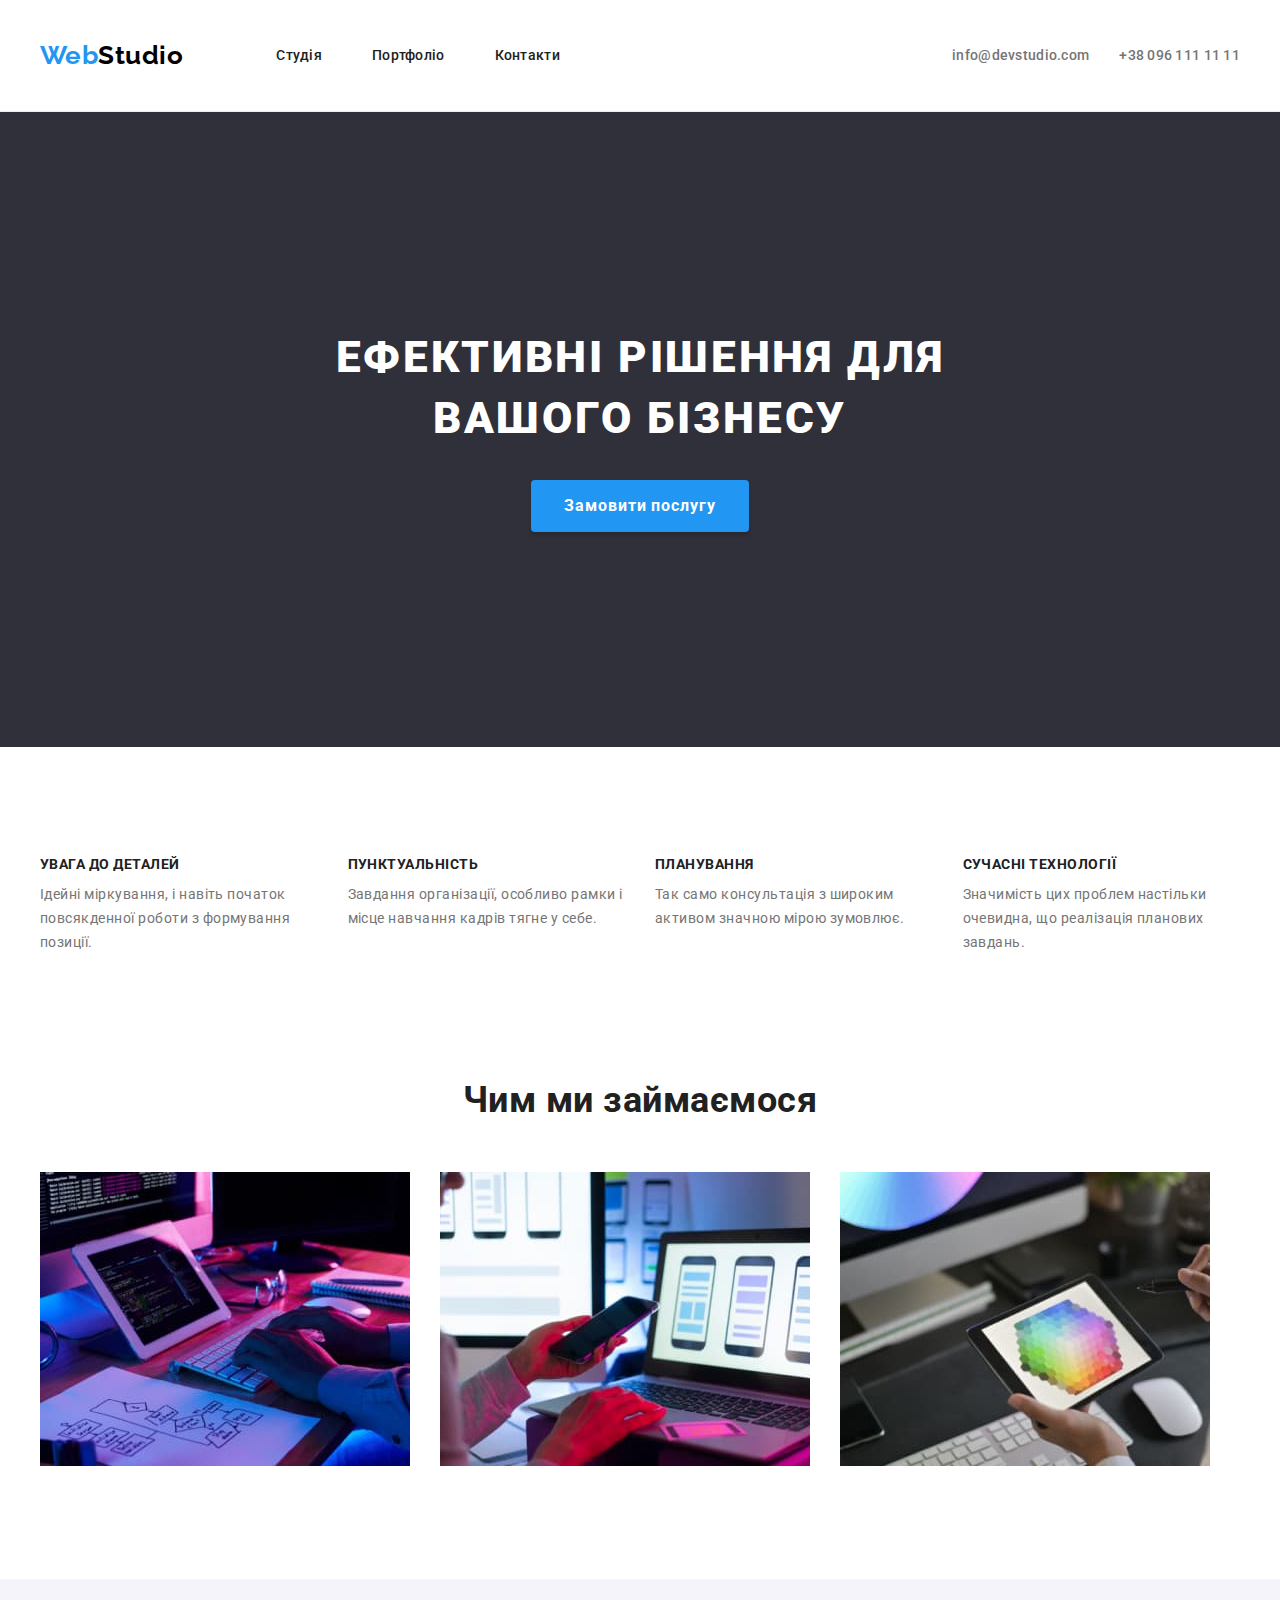
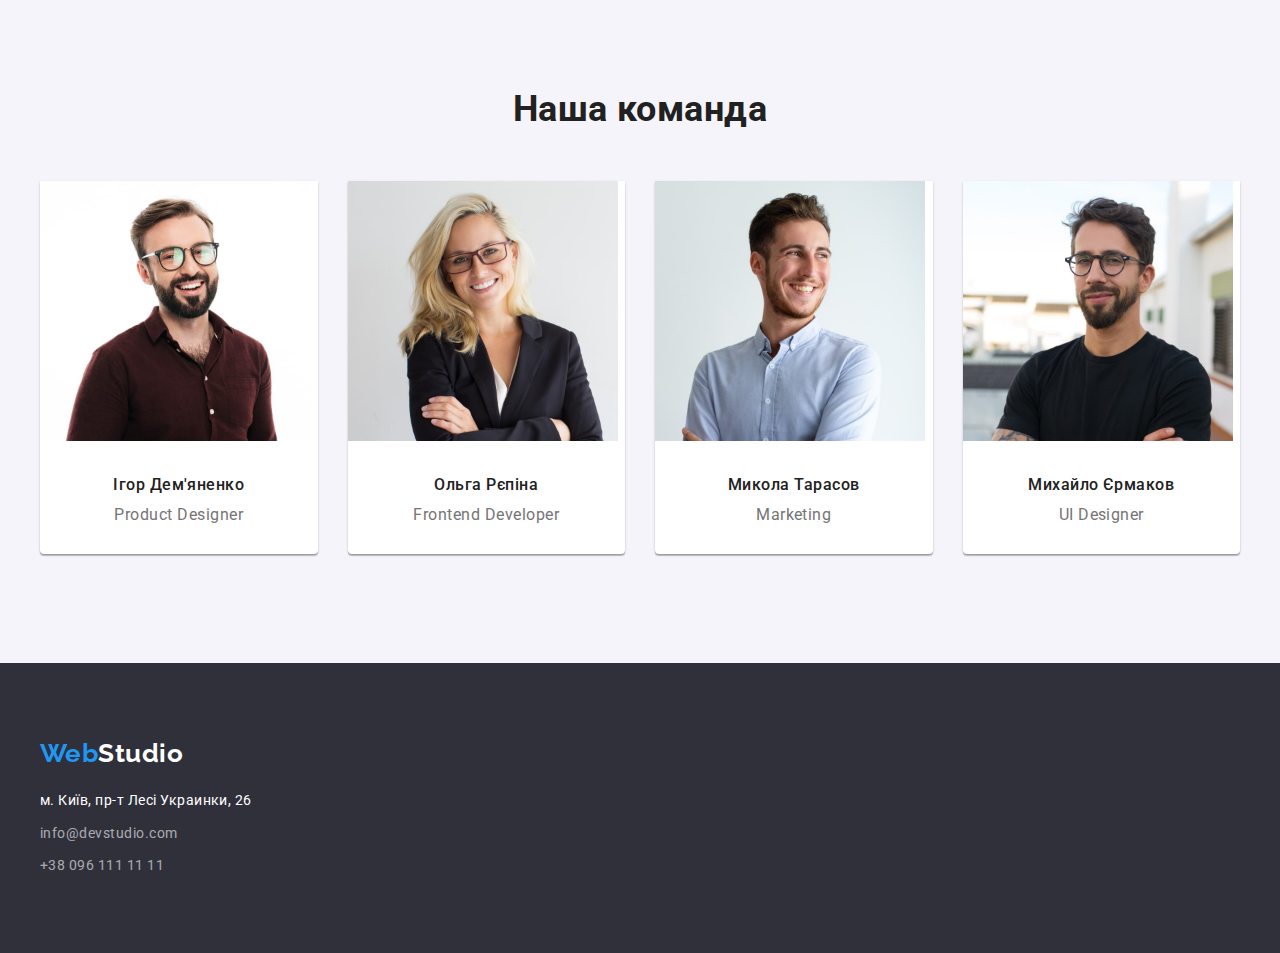
<file: index.html>
<!DOCTYPE html>
<html lang="uk">
  <head>
    <meta charset="UTF-8" />
    <meta http-equiv="X-UA-Compatible" content="IE=edge" />
    <meta name="viewport" content="width=device-width, initial-scale=1.0" />
    <title>Студія</title>
    <link rel="preconnect" href="https://fonts.googleapis.com" />
    <link rel="preconnect" href="https://fonts.gstatic.com" crossorigin />
    <link
      href="https://fonts.googleapis.com/css2?family=Raleway:wght@700&family=Roboto:wght@400;500;700;900&display=swap"
      rel="stylesheet"
    />
    <link
      rel="stylesheet"
      href="https://cdnjs.cloudflare.com/ajax/libs/modern-normalize/1.0.0/modern-normalize.min.css"
    />
    <link rel="stylesheet" href="./css/styles.css" />
  </head>

  <body>
        <header class="header">
        <div class="container main-nav">
          <a href="./index.html" lang="en" class="logo-header"
            >Web<span>Studio</span></a
          >
          <nav>
            <ul class="site-nav">
              <li class="item"><a href="./index.html">Студія</a></li>
              <li class="item">
                <a href="./portfolio.html">Портфоліо</a>
              </li>
              <li class="item"><a href="">Контакти</a></li>
            </ul>
          </nav>
          <ul class="header-contacts">
            <li class="item">
              <a href="mailto:info@devstudio.com">info@devstudio.com</a>
            </li>
            <li class="item">
              <a href="tel:+380961111111">+38 096 111 11 11</a>
            </li>
          </ul>
        </div>
      </header>

      <main>
        <section class="hero">
          <div class="container">
            <h1 class="hero-title">Ефективні рішення для вашого бізнесу</h1>
            <button type="button" class="order button">Замовити послугу</button>
          </div>
        </section>

        <section class="section benefits no-bottom-padding">
          <div class="container">
            <h2 class="section-title visually-hidden">Переваги роботи</h2>
            <ul class="benefits-list">
              <li class="item">
                <h3>Увага до деталей</h3>
                <p>
                  Ідейні міркування, і навіть початок повсякденної роботи з
                  формування позиції.
                </p>
              </li>
              <li class="item">
                <h3>Пунктуальність</h3>
                <p>
                  Завдання організації, особливо рамки і місце навчання кадрів
                  тягне у себе.
                </p>
              </li>
              <li class="item">
                <h3>Планування</h3>
                <p>
                  Так само консультація з широким активом значною мірою зумовлює.
                </p>
              </li>
              <li class="item">
                <h3>Сучасні технології</h3>
                <p>
                  Значимість цих проблем настільки очевидна, що реалізація
                  планових завдань.
                </p>
              </li>
            </ul>
          </div>
        </section>

        <section class="section works">
          <div class="container">
            <h2 class="section-title">Чим ми займаємося</h2>
            <ul class="works-list">
              <li class="works-description item">
                <img
                  src="./images/works-1.jpg"
                  alt="Людина працює за комп'ютером"
                  width="370"
                />
              </li>
              <li class="works-description item">
                <img
                  src="./images/works-2.jpg"
                  alt="Розробка мобільних застосунків"
                  width="370"
                />
              </li>
              <li class="works-description item">
                <img
                  src="./images/works-3.jpg"
                  alt="Людина працює з планшетом"
                  width="370"
                />
              </li>
            </ul>
          </div>
        </section>

        <section class="section team">
          <div class="container">
            <h2 class="section-title">Наша команда</h2>
            <ul class="team-list">
              <li class="item">
                <img
                  src="./images/team-demianenko.jpg"
                  alt="Ігор Дем'яненко"
                  width="270"
                />
                <div class="team-member-id"><h3>Ігор Дем'яненко</h3>
                <p lang="en">Product Designer</p>
                </div>
              </li>
              <li class="item">
                <img
                  src="./images/team-repina.jpg"
                  alt="Ольга Рєпіна"
                  width="270"
                />
                <div class="team-member-id">
                 <h3>Ольга Рєпіна</h3>
                  <p lang="en">Frontend Developer</p>
                </div>
              </li>
              <li class="item">
                <img
                  src="./images/team-tarasov.jpg"
                  alt="Микола Тарасов"
                  width="270"
                />
                <div class="team-member-id">
                  <h3>Микола Тарасов</h3>
                  <p lang="en">Marketing</p>
                </div>
              </li>
              <li class="item">
                <img
                  src="./images/team-iermakov.jpg"
                  alt="Михайло Єрмаков"
                  width="270"
                />
                <div class="team-member-id">
                  <h3>Михайло Єрмаков</h3>
                  <p>UI Designer</p>
                </div>
              </li>
            </ul>
          </div>
        </section>
      </main>

      <footer class="footer">
        <div class="container">
          <a href="./index.html" lang="en" class="logo-footer"
            >Web<span>Studio</span></a
          >
          <address class="footer-contacts">
            <a
              href="https://goo.gl/maps/CPtrU1FHBa2aNyZL9"
              class="item footer-address"
              target="_blank"
              rel="noopener noreferrer nofollow"
              >м. Київ, пр-т Лесі Украинки, 26</a
            >
            <a href="mailto:info@devstudio.com" class="item">info@devstudio.com</a>
            <a href="tel:+380961111111" class="item">+38 096 111 11 11</a>
          </address>
        </div>
      </footer>
  </body>

</html>
</file>
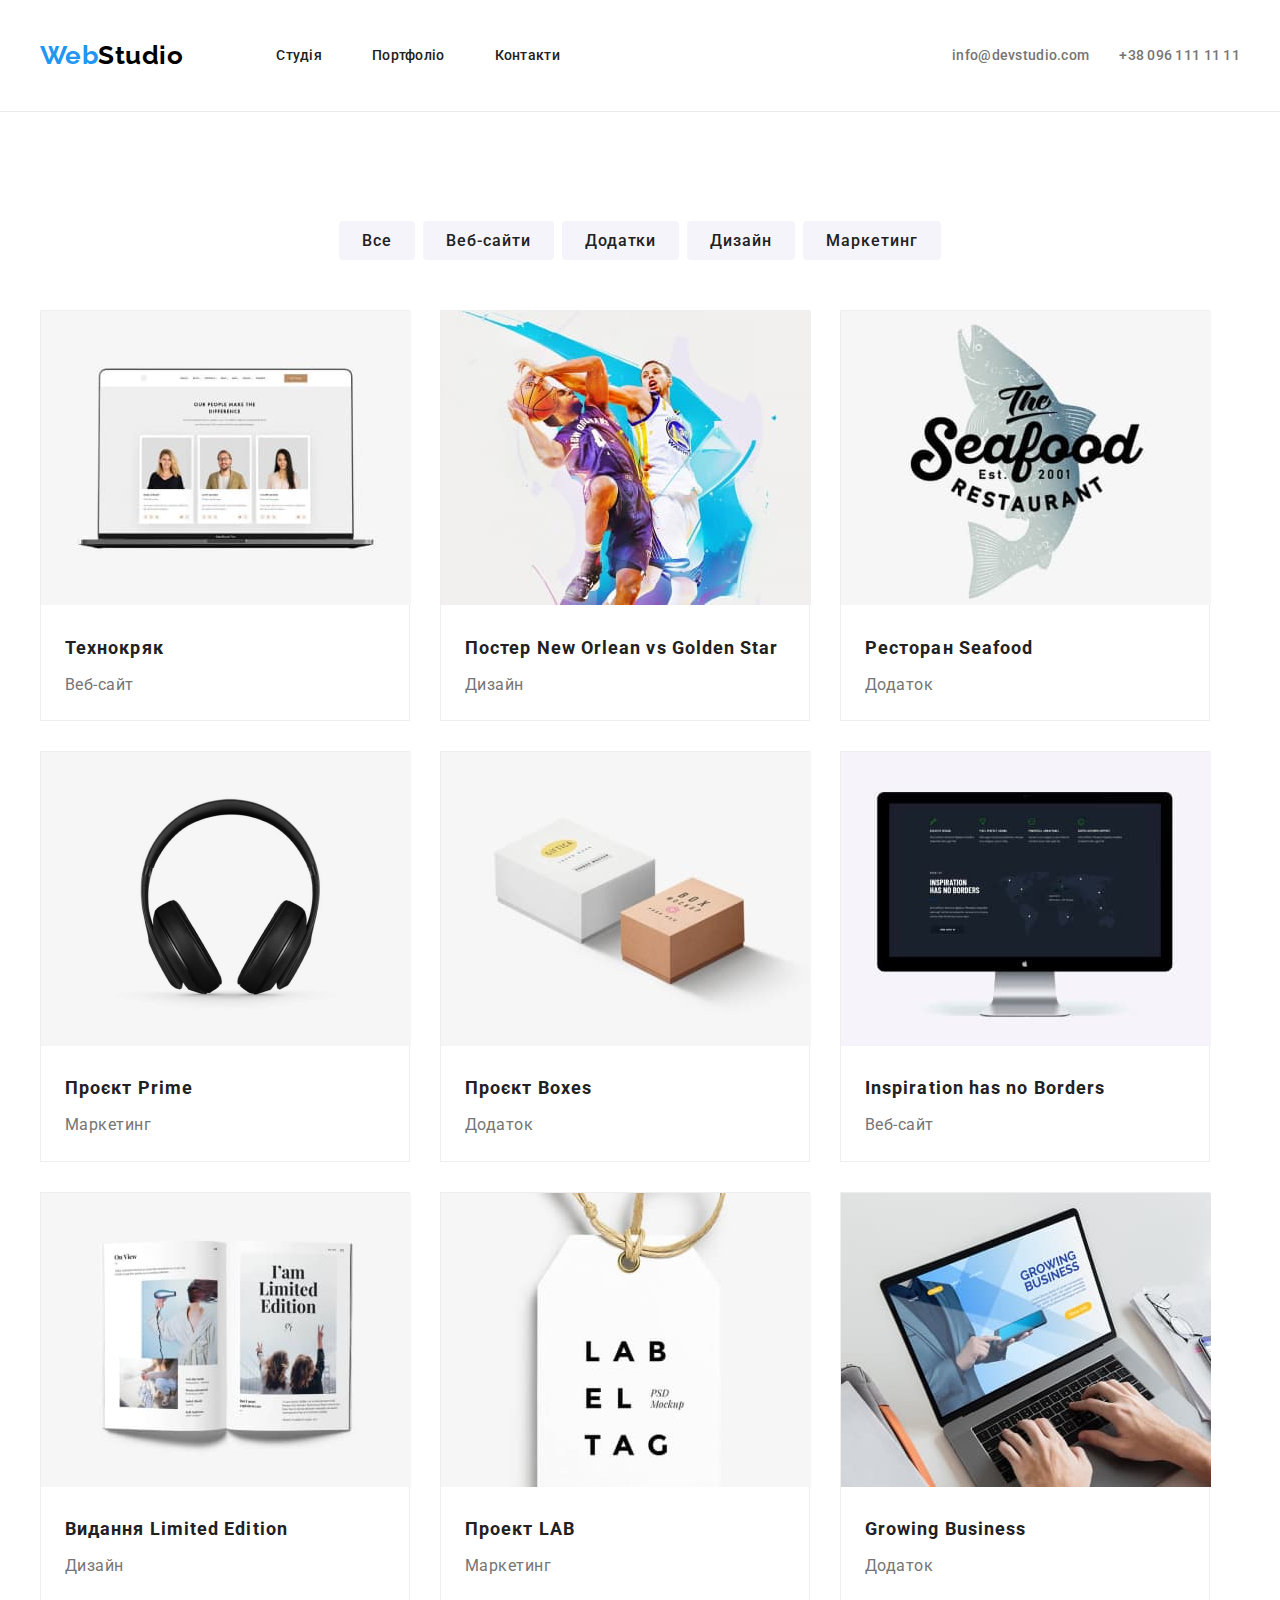
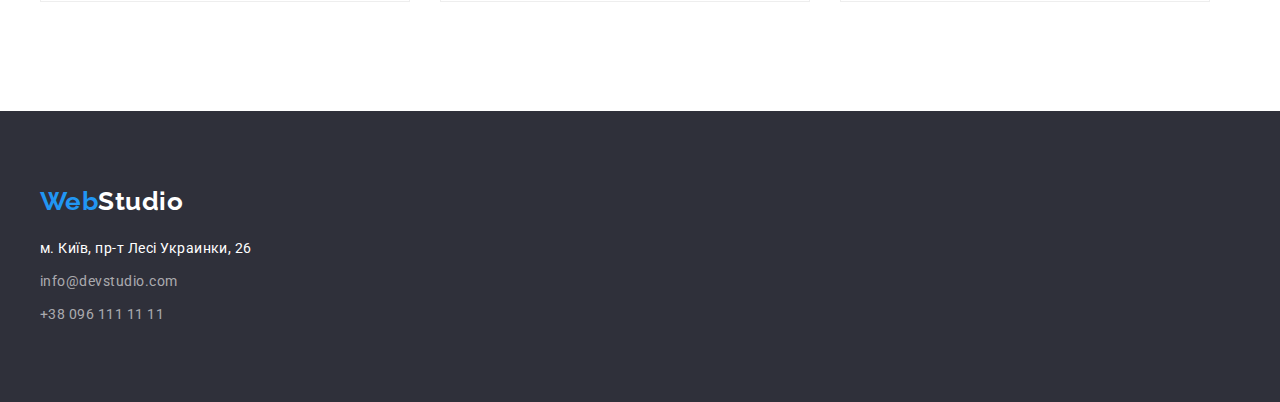
<file: portfolio.html>
<!DOCTYPE html>
<html lang="uk">
  <head>
    <meta charset="UTF-8" />
    <meta http-equiv="X-UA-Compatible" content="IE=edge" />
    <meta name="viewport" content="width=device-width, initial-scale=1.0" />
    <title>Студія</title>
    <link rel="preconnect" href="https://fonts.googleapis.com" />
    <link rel="preconnect" href="https://fonts.gstatic.com" crossorigin />
    <link
      href="https://fonts.googleapis.com/css2?family=Raleway:wght@700&family=Roboto:wght@400;500;700;900&display=swap"
      rel="stylesheet"
    />
    <link
      rel="stylesheet"
      href="https://cdnjs.cloudflare.com/ajax/libs/modern-normalize/1.0.0/modern-normalize.min.css"
    />
    <link rel="stylesheet" href="./css/styles.css" />
  </head>

  <body>
    
    <header class="header">
      <div class="container main-nav">
        <a href="./index.html" lang="en" class="logo-header"
          >Web<span>Studio</span></a
        >
        <nav>
          <ul class="site-nav">
            <li class="item"><a href="./index.html">Студія</a></li>
            <li class="item">
              <a href="./portfolio.html">Портфоліо</a>
            </li>
            <li class="item"><a href="">Контакти</a></li>
          </ul>
        </nav>
        <ul class="header-contacts">
          <li class="item">
            <a href="mailto:info@devstudio.com">info@devstudio.com</a>
          </li>
          <li class="item">
            <a href="tel:+380961111111">+38 096 111 11 11</a>
          </li>
        </ul>
      </div>
    </header>

    <main>
      
        <section class="portfolio">
        <div class="container portfolio-filter">
          <h1 class="portfolio-title visually-hidden">Наші работи</h1>
          <ul class="filter-list">
            <li class="item"><button type="button" class="filter button">Все</button></li>
            <li class="item"><button type="button" class="filter button">Веб-сайти</button>
            </li>
            <li class="item"><button type="button" class="filter button">Додатки</button>
            </li>
            <li class="item"><button type="button" class="filter button">Дизайн</button></li>
            <li class="item"><button type="button" class="filter button">Маркетинг</button>
            </li>
          </ul>

          <ul class="portfolio-list">
            <li class="portfolio-item item">
              <a href="#">
                <img
                  src="./images/technokryak.jpg"
                  alt="Сторінка веб-сайту"
                  width="370"
                />
                <div class="portfolio-descr">
                  <h2 class="portfolio-title">Технокряк</h2>
                  <p>Веб-сайт</p>
                </div>
              </a>
            </li>
            <li class="portfolio-item item">
              <a href="#">
                <img
                  src="./images/new-orlean.jpg"
                  alt="Постер з баскетболістами"
                  width="370"
                />
                <div class="portfolio-descr">
                  <h2>Постер <span lang="en">New Orlean vs Golden Star</span></h2>
                  <p>Дизайн</p>
                </div>
              </a>
            </li>
            <li class="portfolio-item item">
              <a href="#">
                <img
                  src="./images/seafood.jpg"
                  alt="Логотип ресторану"
                  width="370"
                />
                <div class="portfolio-descr">
                  <h2>Ресторан <span lang="en">Seafood</span></h2>
                  <p>Додаток</p>
                </div>
              </a>
            </li>
            <li class="portfolio-item item">
              <a href="#">
                <img src="./images/prime.jpg" alt="Навушники" width="370" />
                <div class="portfolio-descr">
                  <h2>Проєкт <span lang="en">Prime</span></h2>
                  <p>Маркетинг</p>
                </div>
              </a>
            </li>
            <li class="portfolio-item item">
              <a href="#">
                <img src="./images/boxes.jpg" alt="Коробки" width="370" />
                <div class="portfolio-descr">
                  <h2>Проєкт <span lang="en">Boxes</span></h2>
                  <p>Додаток</p>
                </div>
              </a>
            </li>
            <li class="portfolio-item item">
              <a href="#">
                <img
                  src="./images/inspiration-has-no-borders.jpg"
                  alt="Сторінка веб-сайту"
                  width="370"
                />
                <div class="portfolio-descr">
                  <h2 lang="en">Inspiration has no Borders</h2>
                  <p>Веб-сайт</p>
                </div>
              </a>
            </li>
            <li class="portfolio-item item">
              <a href="#">
                <img
                  src="./images/limited-edition.jpg"
                  alt="Розгортка журналу"
                  width="370"
                />
                <div class="portfolio-descr">
                  <h2>Видання <span lang="en">Limited Edition</span></h2>
                  <p>Дизайн</p>
                </div>
              </a>
            </li>
            <li class="portfolio-item item">
              <a href="#">
                <img src="./images/lab.jpg" alt="Ярлик" width="370" />
                <div class="portfolio-descr">
                  <h2>Проект <span lang="en">LAB</span></h2>
                  <p>Маркетинг</p>
                </div>
              </a>
            </li>
            <li class="portfolio-item item">
              <a href="#">
                <img
                  src="./images/growing-business.jpg"
                  alt="Людина працює за комп'ютером"
                  width="370"
                />
                <div class="portfolio-descr">
                  <h2 lang="en">Growing Business</h2>
                  <p>Додаток</p>
                </div>
              </a>
            </li>
          </ul>
        </div>
      </section>
    </main>

    <footer class="footer">
      <div class="container footer">
        <a href="./index.html" lang="en" class="logo-footer"
          >Web<span>Studio</span></a
        >
        <address class="footer-contacts">
          <a
            href="https://goo.gl/maps/CPtrU1FHBa2aNyZL9"
            class="item footer-address"
            target="_blank"
            rel="noopener noreferrer nofollow"
            >м. Київ, пр-т Лесі Украинки, 26</a
          >
          <a href="mailto:info@devstudio.com" class="item">info@devstudio.com</a>
          <a href="tel:+380961111111" class="item">+38 096 111 11 11</a>
        </address>
      </div>
    </footer>
  </body>
</html>
</file>
<file: css/styles.css>
:root {
  --background-color: #fff;
  --title-text-color: #212121;
  --primary-text-color: #757575;
  --accent-color: #2196f3;
  --logo-main-color: #000000;
  --footer-background-color: #2f303a;
  --filter-button-color: #f5f4fa;
  --button-active-color: #188ce8;
  --header-border-color: #ececec;
  --portfolio-item-border: #eeeeee;
}

body {
  background-color: var(--background-color);
  color: var(--primary-text-color);
  font-family: Roboto, sans-serif;
  font-size: 16px;
  line-height: 1.2;
  letter-spacing: 0.03em;
}

ul {
  list-style: none;
  padding: 0;
  margin: 0;
}

a {
  text-decoration: none;
  display: inline-block;
}

h1,
h2,
h3,
p {
  margin: 0;
}


.header {
  border-bottom: 1px solid var(--header-border-color);
}

.main-nav {
  display: flex;
  align-items: center;
  width: 1200px;
  margin: 0 auto;
  padding: 0 15px;
}

.logo-header {
  font-family: Raleway, sans-serif;
  color: var(--accent-color);
  font-weight: 700;
  font-size: 26px;
  margin-right: 93px;
}

.logo-header span {
  color: var(--logo-main-color);
}

.header-contacts {
  display: flex;
  margin-left: auto;
}

.header-contacts .item + .item {
  margin-left: 30px;
}

.header-contacts a {
  display: block;
  padding-top: 32px;
  padding-bottom: 32px;

  color: var(--primary-text-color);
  font-weight: 500;
  font-size: 14px;
  letter-spacing: 0.02em;
}

.header-contacts a:hover,
.header-contacts a:focus {
  color: var(--accent-color);
}

.site-nav {
  display: flex;
}

.site-nav .item:not(:last-child) {
  margin-right: 50px;
}

.site-nav a {
  display: block;
  padding-top: 32px;
  padding-bottom: 32px;

  color: var(--title-text-color);
  font-weight: 500;
  font-size: 14px;
  letter-spacing: 0.02em;
}

.site-nav a:hover,
.site-nav a:focus {
  color: var(--accent-color);
}

.footer {
  background-color: var(--footer-background-color);
  padding: 60px 0;
}

.container {
  width: 1200px;
  padding: 15px 0;
  margin-left: auto;
  margin-right: auto;
}

.footer-contacts {
  font-style: normal;
  font-size: 14px;
  line-height: 1.7;
}

.footer-contacts a {
  display: block;
  align-items: flex-start;
  color: rgba(255, 255, 255, 0.6);
  }

.footer-contacts .item:not(:last-child) {
  margin-bottom: 9px
}

.footer-contacts .footer-address {
  color: var(--background-color);
}

.logo-footer {
  color: var(--accent-color);
  font-family: Raleway, sans-serif;
  font-weight: 700;
  font-size: 26px;
  margin-bottom: 20px;
}

.logo-footer span {
  color: var(--background-color);
}

.footer-contacts a:hover,
.footer-contacts a:focus {
  color: var(--accent-color);
}


.hero {
  background-color: var(--footer-background-color);
  padding: 200px 0;
  text-align: center;
}

.section {
  padding: 94px 0;
}

.no-bottom-padding {
  padding-bottom: 0;
}

.hero-title {
  color: var(--background-color);
  font-weight: 900;
  font-size: 44px;
  width: 696px;
  line-height: 1.4;
  text-align: center;
  letter-spacing: 0.06em;
  text-transform: uppercase;
  margin-right: auto;
  margin-left: auto;
}

.button {
  display: inline-block;
  background-color: var(--accent-color);
  color: var(--background-color);
  font-weight: 700;
  font-size: 16px;
  line-height: 1.9;
  letter-spacing: 0.06em;
  text-align: center;
  cursor: pointer;
  border-radius: 4px;
  border: 1px solid transparent;
}

.order.button {
  padding: 10px 32px;
  margin-top: 30px;
  min-width: 216px;
  align-self: center;
  box-shadow: 0px 4px 4px rgba(0, 0, 0, 0.15);
}

.order.button:hover,
.order.button:active {
  background-color: var(--button-active-color);
}

.visually-hidden {
  position: absolute;
  white-space: nowrap;
  width: 1px;
  height: 1px;
  overflow: hidden;
  border: 0;
  padding: 0;
  clip: rect(0 0 0 0);
  clip-path: inset(50%);
  margin: -1px;
}


.benefits-list {
  display: flex;
  justify-content: space-between;
}

.benefits-list .item {
  width: calc((100% - 3*30px) /4);
  }

.benefits-list .item+.item {
  margin-left: 30px;
}

.benefits h3 {
  color: var(--title-text-color);
  font-weight: 700;
  font-size: 14px;
  text-transform: uppercase;
  margin-bottom: 10px;
}

.benefits p {
  font-size: 14px;
  line-height: 1.7;
}

.section-title {
  color: var(--title-text-color);
  font-weight: 700;
  font-size: 36px;
  line-height: 1.2;
  text-align: center;
  margin-bottom: 50px;
}

.works-list {
  display: flex;
  
}

.works-list .item + .item {
  margin-left: 30px;
}

.team {
  background-color: var(--filter-button-color);
}

.team-list {
  display: flex;
}

.team-list .item + .item {
  margin-left: 30px;
}

.team-list .item {
  width: calc((100% - 3*30px) /4);
  box-shadow: 0px 1px 3px rgba(0, 0, 0, 0.12), 0px 1px 1px rgba(0, 0, 0, 0.14),
    0px 2px 1px rgba(0, 0, 0, 0.2);
  border-radius: 0px 0px 4px 4px;
}

.team-member-id {
padding: 30px 0;
text-align: center;
}

.team h3 {
  color: var(--title-text-color);
  font-weight: 500;
  font-size: 16px;
  margin-bottom: 10px;
}

.team li {
  background-color: var(--background-color);
}

.portfolio {
  padding: 94px 0;
}

.filter-list {
  background-color: var(--background-color);
  display: flex;
  justify-content: center;
  margin-bottom: 50px;
}


.filter-list .item + .item {
  margin-left: 8px;
}

.filter.button {
  background-color: var(--filter-button-color);
  color: var(--title-text-color);
  font-weight: 500;
  font-size: 16px;
  line-height: 1.6;
  padding: 6px 22px;
 }

.filter.button:hover,
.filter.button:focus {
  background-color: var(--accent-color);
  color: var(--background-color);
  box-shadow: 0px 3px 1px rgba(0, 0, 0, 0.1), 0px 1px 2px rgba(0, 0, 0, 0.08),
    0px 2px 2px rgba(0, 0, 0, 0.12);
  cursor: pointer;
}

.portfolio-list {
  display: flex;
  flex-wrap: wrap;
  margin-bottom: -30px;
  margin-right: -30px;
}

.portfolio-list .item {
  display: inline-block; 
  width: 370px;
  background-color: var(--background-color);
  margin-right: 30px;
  margin-bottom: 30px;
  border: 1px solid var(--portfolio-item-border);
}

.portfolio-descr {
  padding: 20px 24px;
}

.portfolio h2 {
  color: var(--title-text-color);
  font-weight: 700;
  font-size: 18px;
  line-height: 2;
  letter-spacing: 0.06em;
  margin-bottom: 4px ; 
}

.portfolio p {
  color: var(--primary-text-color);
  line-height: 1.9;
}
</file>
